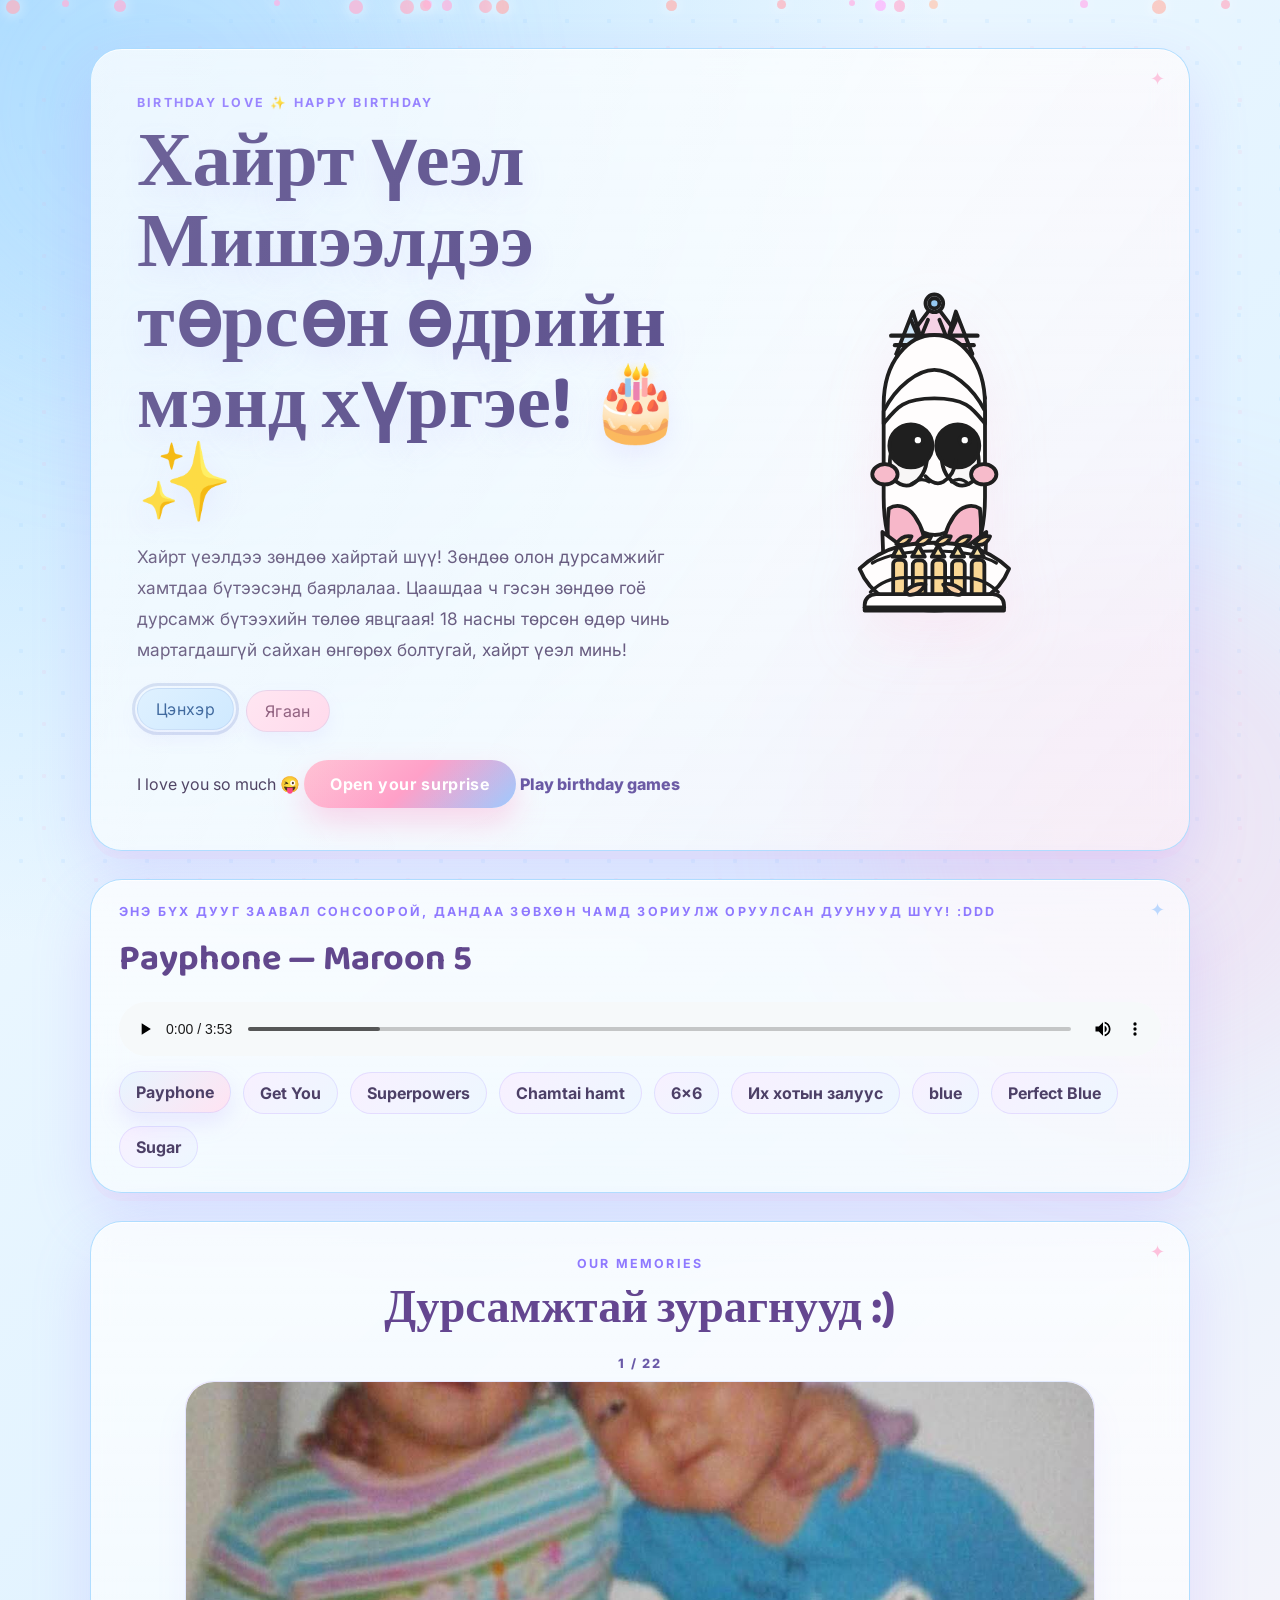
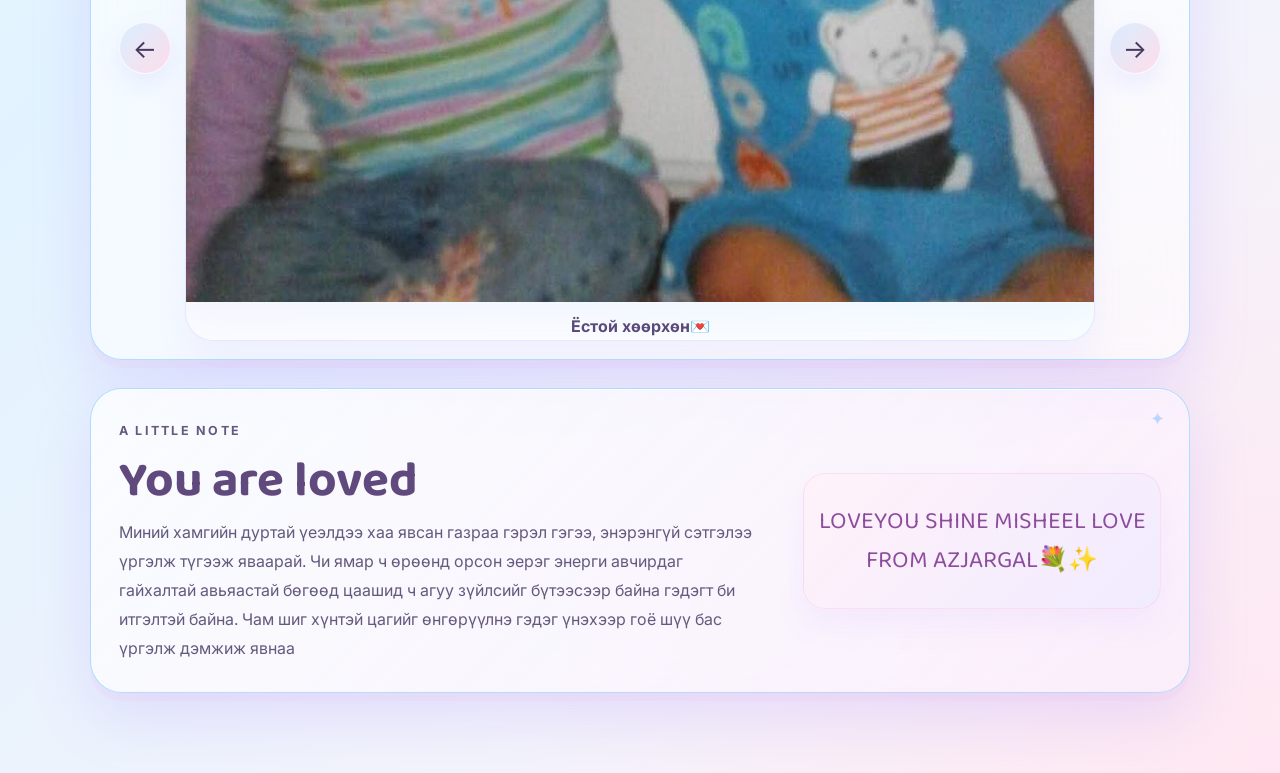
<file: index.html>
<!DOCTYPE html>
<html lang="en">
  <head>
    <meta charset="UTF-8" />
    <meta name="viewport" content="width=device-width, initial-scale=1.0" />
    <title>Happy Birthday Misheel</title>
    <meta
      name="description"
      content="A warm birthday page full of memories and love for Misheel."
    />
    <link rel="preconnect" href="https://fonts.googleapis.com" />
    <link rel="preconnect" href="https://fonts.gstatic.com" crossorigin />
    <link
      href="https://fonts.googleapis.com/css2?family=Baloo+2:wght@400;600;700;800&family=Inter:wght@400;500;600;700&display=swap"
      rel="stylesheet"
    />
    <link rel="stylesheet" href="style.css" />
  </head>
  <body>
    <div class="bg-glow glow-1"></div>
    <div class="bg-glow glow-2"></div>
    <div class="floating-sparkles" id="sparkles"></div>

    <main class="page-shell">
      <section class="hero card">
        <div class="hero-copy">
          <p class="eyebrow">BIRTHDAY LOVE ✨ HAPPY BIRTHDAY</p>
          <h1>Хайрт үеэл Мишээлдээ төрсөн өдрийн мэнд хүргэе! 🎂✨</h1>
          <p class="message">
            Хайрт үеэлдээ зөндөө хайртай шүү! Зөндөө олон дурсaмжийг хамтдаа бүтээсэнд баярлалаа. Цаашдаа ч гэсэн зөндөө гоё дурсaмж бүтээхийн төлөө явцгаая! 18 насны төрсөн өдөр чинь мартагдашгүй сайхан өнгөрөх болтугай, хайрт үеэл минь!
          </p>

          <div class="favorite-colors">
            <button class="color-chip light-blue" type="button" data-theme="blue">Цэнхэр</button>
            <button class="color-chip light-pink" type="button" data-theme="pink">Ягаан</button>
          </div>

          <div class="cta-row">
            <span class="cta-note">I love you so much 😜</span>
            <a class="primary-btn challenge-link" href="./surprise.html" target="_blank" rel="noopener">Open your surprise</a>
            <a class="secondary-btn" href="./games.html">Play birthday games</a>
          </div>
        </div>

        <div class="hero-art" aria-label="Birthday illustration">
          <img
            class="birthday-character"
            src="images/misheel-birthday-illustration.svg"
            alt="Cute birthday character holding a cake"
          />
        </div>
      </section>

      <section class="music card">
        <div class="music-header">
            <p class="eyebrow">Энэ бүх дууг заавал сонсоорой, дандаа зөвхөн чамд зориулж оруулсан дуунууд шүү! :DDD</p>
          <h2 id="trackTitle">Payphone — Maroon 5</h2>
        </div>

        <audio id="birthdayAudio" controls preload="metadata">
          <source src="audio/payphone.mp3" type="audio/mpeg" />
          Your browser does not support the audio element.
        </audio>

        <div class="playlist" aria-label="Song playlist">
          <button class="song-option active" data-track="audio/payphone.mp3" data-title="Payphone — Maroon 5">Payphone</button>
          <button class="song-option" data-track="audio/get-you.mp3" data-title="Get You — Daniel Caesar ft. Kali Uchis">Get You</button>
          <button class="song-option" data-track="audio/superpowers.mp3" data-title="Superpowers — Daniel Caesar">Superpowers</button>
          <button class="song-option" data-track="audio/L boys Chamtai hamt  Adtai jaalaad OST.mp3" data-title="Chamtai hamt — L boys">Chamtai hamt</button>
          <button class="song-option" data-track="audio/The Royal Heartaches • 6x6.mp3" data-title="6x6 — The Royal Heartaches">6x6</button>
          <button class="song-option" data-track="audio/ИХ ХОТЫН ЗАЛУУС олон ангит киноны дуу.mp3" data-title="Их хотын залуус">Их хотын залуус</button>
          <button class="song-option" data-track="audio/yung kai - blue (official music video).mp3" data-title="blue — yung kai">blue</button>
          <button class="song-option" data-track="audio/AM-C - Perfect Blue (Official Video).mp3" data-title="Perfect Blue — AM-C">Perfect Blue</button>
          <button class="song-option" data-track="audio/Maroon_five_-_Sugar_(mp3.pm).mp3" data-title="Sugar — Maroon 5">Sugar</button>
        </div>
      </section>

      <section class="surprise card">
        <div class="section-heading">
          <p class="eyebrow">OUR MEMORIES</p>
          <h2>Дурсамжтай зурагнууд :)</h2>
        </div>

        <div class="photo-gallery">
          <button class="nav-btn" id="prevBtn" aria-label="Өмнөх зураг">←</button>

          <div class="viewer-wrap">
            <div class="gallery-meta">
              <span id="photoCounter">1 / 22</span>
            </div>

            <div class="slide-frame">
              <div class="slide active">
                <div class="photo-card">
                  <div class="photo">
                    <img src="images/a7ca59be-fc5f-4eb9-840b-a529a0c22c0d.jpg" alt="Misheel photo 1" />
                  </div>
                  <div class="photo-caption">Ёстой хөөрхөн💌</div>
                </div>
              </div>
              <div class="slide">
                <div class="photo-card">
                  <div class="photo">
                    <img src="images/41d93555-2011-495a-b672-59a3c8a5b977.jpg" alt="Misheel photo 2" />
                  </div>
                  <div class="photo-caption">Миний хайрт үеэл💌</div>
                </div>
              </div>
              <div class="slide">
                <div class="photo-card">
                  <div class="photo">
                    <img src="images/d9cc389e-0a66-46c6-8024-88b565d137b3.jpg" alt="Misheel photo 3" />
                  </div>
                  <div class="photo-caption">Аз жаргал💐</div>
                </div>
              </div>
              <div class="slide">
                <div class="photo-card">
                  <div class="photo">
                    <img src="images/b8256410-252d-4562-8605-320144ca4dbf.jpg" alt="Misheel photo 4" />
                  </div>
                  <div class="photo-caption">баяр баясгалан😘</div>
                </div>
              </div>
              <div class="slide">
                <div class="photo-card">
                  <div class="photo">
                    <img src="images/4f4d6605-24f7-4aaa-a9f4-41c71f432d71.jpg" alt="Misheel photo 5" />
                  </div>
                  <div class="photo-caption">Хүчтэй үеэл^_^</div>
                </div>
              </div>
              <div class="slide">
                <div class="photo-card">
                  <div class="photo">
                    <img src="images/276534cd-c635-4290-b543-4243a25cd8f6.jpg" alt="Misheel photo 7" />
                  </div>
                  <div class="photo-caption">энерги🦍</div>
                </div>
              </div>
              <div class="slide">
                <div class="photo-card">
                  <div class="photo">
                    <img src="images/6334266b-ba04-46bc-9a6c-34b19b0b3731.jpg" alt="Misheel photo 8" />
                  </div>
                  <div class="photo-caption">Үүрд хайрлагдана</div>
                </div>
              </div>
              <div class="slide">
                <div class="photo-card">
                  <div class="photo">
                    <img src="images/6f6ebedb-b452-4b05-9c14-54d14823774d.jpg" alt="Family photo 9" />
                  </div>
                  <div class="photo-caption">Гэр бүлийн халуун үе 💛</div>
                </div>
              </div>
              <div class="slide">
                <div class="photo-card">
                  <div class="photo">
                    <img src="images/90916abf-e954-4828-ace6-4a27e4338c88.jpg" alt="Family photo 10" />
                  </div>
                  <div class="photo-caption">Гайхалтай дурсамж 🌷</div>
                </div>
              </div>
              <div class="slide">
                <div class="photo-card">
                  <div class="photo">
                    <img src="images/9e1b1bcf-edeb-4b16-951e-b5c05d5b54bd.jpg" alt="Family photo 11" />
                  </div>
                  <div class="photo-caption">Бидний инээд 💕</div>
                </div>
              </div>
              <div class="slide">
                <div class="photo-card">
                  <div class="photo">
                    <img src="images/0703330e-552b-4d90-860c-a26170b733a5.jpg" alt="Family photo 12" />
                  </div>
                  <div class="photo-caption">Үеэлүүдийн хөгжилтэй мөч ✨</div>
                </div>
              </div>
              <div class="slide">
                <div class="photo-card">
                  <div class="photo">
                    <img src="images/3965828b-7632-476d-a801-08ffce4d73b9.jpg" alt="Family photo 13" />
                  </div>
                  <div class="photo-caption">Айлын хайр 💐</div>
                </div>
              </div>
              <div class="slide">
                <div class="photo-card">
                  <div class="photo">
                    <img src="images/e2bfad7c-ab8a-4006-84db-8c3ba522aec4.jpg" alt="Family photo 14" />
                  </div>
                  <div class="photo-caption">Үүрд санах ой 🌞</div>
                </div>
              </div>
              <div class="slide">
                <div class="photo-card">
                  <div class="photo">
                    <img src="images/9f379ef1-7823-4ed7-ac45-a1d5b7367e6c.jpg" alt="New memory photo 1" />
                  </div>
                  <div class="photo-caption">A happy memory</div>
                </div>
              </div>
              <div class="slide">
                <div class="photo-card">
                  <div class="photo">
                    <img src="images/984a47d3-5f3c-470a-90d0-936ffeecb915.jpg" alt="New memory photo 2" />
                  </div>
                  <div class="photo-caption">Good times together</div>
                </div>
              </div>
              <div class="slide">
                <div class="photo-card">
                  <div class="photo">
                    <img src="images/885128a8-580c-45f2-8137-26ae2e76cefb.jpg" alt="New memory photo 3" />
                  </div>
                  <div class="photo-caption">Always smiling</div>
                </div>
              </div>
              <div class="slide">
                <div class="photo-card">
                  <div class="photo">
                    <img src="images/85f2faef-6da5-44e1-a470-91a5b45a393d.jpg" alt="New memory photo 4" />
                  </div>
                  <div class="photo-caption">A special moment</div>
                </div>
              </div>
              <div class="slide">
                <div class="photo-card">
                  <div class="photo">
                    <img src="images/642df80f-7f55-4ad1-a383-dcac9b388a4f.jpg" alt="New memory photo 5" />
                  </div>
                  <div class="photo-caption">Best memories</div>
                </div>
              </div>
              <div class="slide">
                <div class="photo-card">
                  <div class="photo">
                    <img src="images/b931cb10-386d-4813-9336-cbd0c57c94bd.jpg" alt="New memory photo 6" />
                  </div>
                  <div class="photo-caption">Together forever</div>
                </div>
              </div>
              <div class="slide">
                <div class="photo-card">
                  <div class="photo">
                    <img src="images/a74f4e28-3e5a-43f6-a7d4-e6b5eb7bdb30.jpg" alt="New memory photo 7" />
                  </div>
                  <div class="photo-caption">A beautiful day</div>
                </div>
              </div>
              <div class="slide">
                <div class="photo-card">
                  <div class="photo">
                    <img src="images/5bf877ab-9424-4f70-86f9-47ac0c465976.jpg" alt="New memory photo 8" />
                  </div>
                  <div class="photo-caption">Love and laughter</div>
                </div>
              </div>
              <div class="slide">
                <div class="photo-card">
                  <div class="photo">
                    <img src="images/ecc135f7-aec6-4c05-8491-f218e8ab3b7f.jpg" alt="New memory photo 9" />
                  </div>
                  <div class="photo-caption">One more memory</div>
                </div>
              </div>
            </div>
          </div>

          <button class="nav-btn" id="nextBtn" aria-label="Дараагийн зураг">→</button>
        </div>
      </section>

      <section class="memory card">
        <div class="memory-copy">
          <p class="eyebrow">A little note</p>
          <h2>You are loved</h2>
          <p>
            Миний хамгийн дуртай үеэлдээ хаа явсан газраа гэрэл гэгээ, энэрэнгүй сэтгэлээ үргэлж түгээж яваарай. Чи ямар ч өрөөнд орсон эерэг энерги авчирдаг гайхалтай авьяастай бөгөөд цаашид ч агуу зүйлсийг бүтээсээр байна гэдэгт би итгэлтэй байна. Чам шиг хүнтэй цагийг өнгөрүүлнэ гэдэг үнэхээр гоё шүү бас үргэлж дэмжиж явнаа
          </p>
        </div>
        <div class="signature">LOVEYOU SHINE MISHEEL LOVE FROM AZJARGAL💐✨</div>
      </section>
    </main>

    <script src="script.js"></script>
  </body>
</html>
</file>
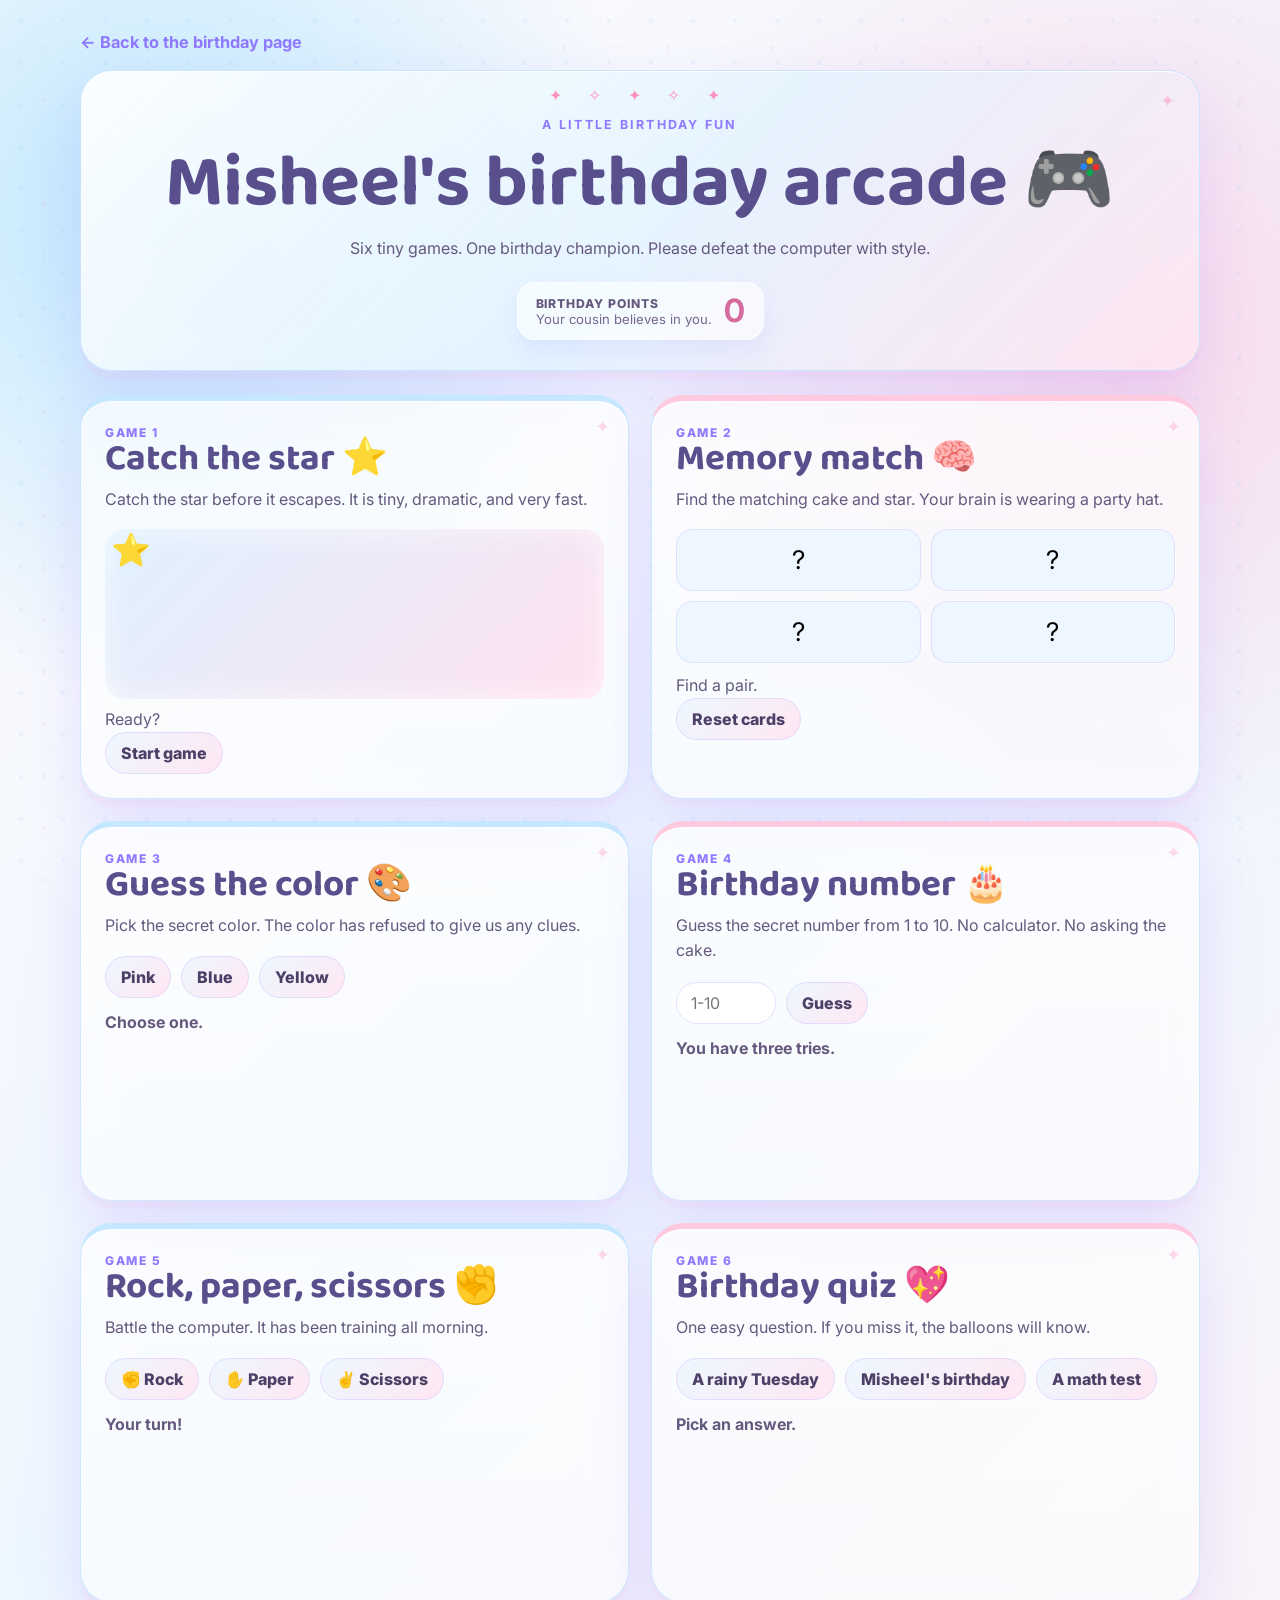
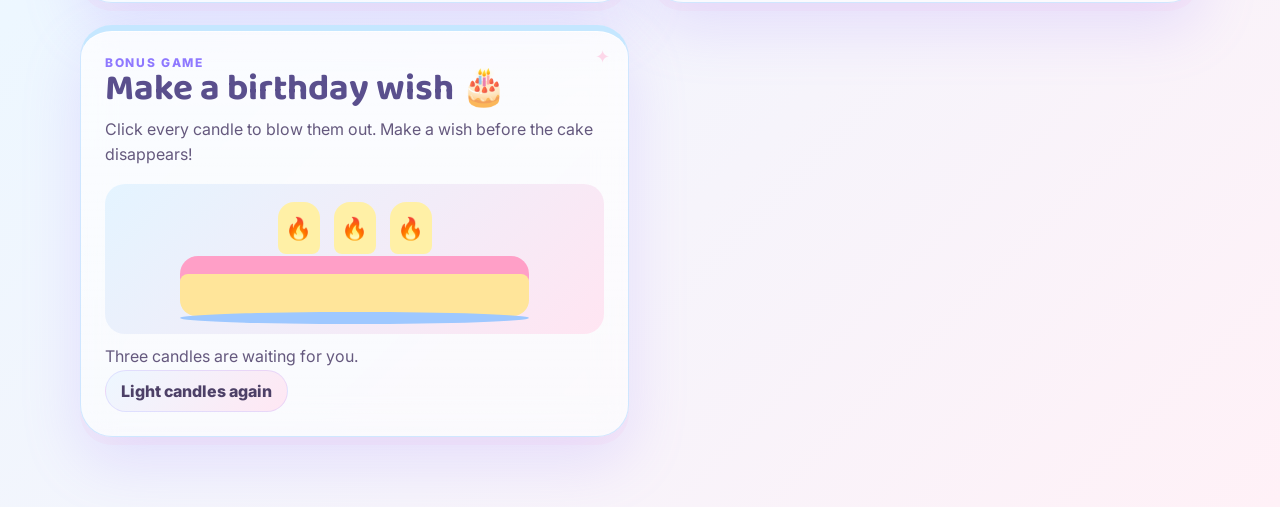
<file: games.html>
<!DOCTYPE html>
<html lang="en">
  <head>
    <meta charset="UTF-8" />
    <meta name="viewport" content="width=device-width, initial-scale=1.0" />
    <title>Birthday Games for Misheel</title>
    <meta name="description" content="Small birthday games for Misheel." />
    <link rel="preconnect" href="https://fonts.googleapis.com" />
    <link rel="preconnect" href="https://fonts.gstatic.com" crossorigin />
    <link
      href="https://fonts.googleapis.com/css2?family=Baloo+2:wght@400;600;700;800&family=Inter:wght@400;500;600;700&display=swap"
      rel="stylesheet"
    />
    <link rel="stylesheet" href="style.css?v=games2" />
  </head>
  <body class="games-page">
    <main class="games-shell">
      <a class="back-link" href="./index.html">← Back to the birthday page</a>

      <header class="games-header card">
        <div class="game-confetti" aria-hidden="true">✦ ✧ ✦ ✧ ✦</div>
        <p class="eyebrow">A little birthday fun</p>
        <h1>Misheel's birthday arcade 🎮</h1>
        <p>Six tiny games. One birthday champion. Please defeat the computer with style.</p>
        <div class="score-panel">
          <span>Birthday points</span>
          <strong id="gameScore">0</strong>
          <small id="gameMessage">Your cousin believes in you.</small>
        </div>
      </header>

      <div class="games-grid">
        <section class="game-card star-card card">
          <p class="game-number">Game 1</p>
          <h2>Catch the star ⭐</h2>
          <p>Catch the star before it escapes. It is tiny, dramatic, and very fast.</p>
          <div class="star-game" id="starGame"><button id="starTarget" type="button" aria-label="Catch the star">⭐</button></div>
          <p id="starStatus">Ready?</p>
          <button class="game-btn" id="startStar" type="button">Start game</button>
        </section>

        <section class="game-card memory-game-card card">
          <p class="game-number">Game 2</p>
          <h2>Memory match 🧠</h2>
          <p>Find the matching cake and star. Your brain is wearing a party hat.</p>
          <div class="memory-grid" id="memoryGrid">
            <button class="memory-card-game" type="button" data-card="cake">?</button>
            <button class="memory-card-game" type="button" data-card="star">?</button>
            <button class="memory-card-game" type="button" data-card="cake">?</button>
            <button class="memory-card-game" type="button" data-card="star">?</button>
          </div>
          <p id="memoryStatus">Find a pair.</p>
          <button class="game-btn" id="resetMemory" type="button">Reset cards</button>
        </section>

        <section class="game-card color-game-card card">
          <p class="game-number">Game 3</p>
          <h2>Guess the color 🎨</h2>
          <p>Pick the secret color. The color has refused to give us any clues.</p>
          <div class="color-choices" id="colorChoices">
            <button type="button" data-color="pink">Pink</button>
            <button type="button" data-color="blue">Blue</button>
            <button type="button" data-color="yellow">Yellow</button>
          </div>
          <p id="colorStatus">Choose one.</p>
        </section>

        <section class="game-card number-game-card card">
          <p class="game-number">Game 4</p>
          <h2>Birthday number 🎂</h2>
          <p>Guess the secret number from 1 to 10. No calculator. No asking the cake.</p>
          <div class="inline-form">
            <input id="numberGuess" type="number" min="1" max="10" placeholder="1-10" />
            <button class="game-btn" id="guessNumber" type="button">Guess</button>
          </div>
          <p id="numberStatus">You have three tries.</p>
        </section>

        <section class="game-card rps-game-card card">
          <p class="game-number">Game 5</p>
          <h2>Rock, paper, scissors ✊</h2>
          <p>Battle the computer. It has been training all morning.</p>
          <div class="rps-choices" id="rpsChoices">
            <button type="button" data-choice="rock">✊ Rock</button>
            <button type="button" data-choice="paper">✋ Paper</button>
            <button type="button" data-choice="scissors">✌️ Scissors</button>
          </div>
          <p id="rpsStatus">Your turn!</p>
        </section>

        <section class="game-card quiz-game-card card">
          <p class="game-number">Game 6</p>
          <h2>Birthday quiz 💖</h2>
          <p>One easy question. If you miss it, the balloons will know.</p>
          <div class="quiz-choices" id="quizChoices">
            <button type="button" data-answer="no">A rainy Tuesday</button>
            <button type="button" data-answer="yes">Misheel's birthday</button>
            <button type="button" data-answer="no">A math test</button>
          </div>
          <p id="quizStatus">Pick an answer.</p>
        </section>

        <section class="game-card cake-game-card card">
          <p class="game-number">Bonus game</p>
          <h2>Make a birthday wish 🎂</h2>
          <p>Click every candle to blow them out. Make a wish before the cake disappears!</p>
          <div class="birthday-cake" id="birthdayCake" aria-label="Birthday cake with candles">
            <button class="cake-candle" type="button" aria-label="Blow out candle 1">🔥</button>
            <button class="cake-candle" type="button" aria-label="Blow out candle 2">🔥</button>
            <button class="cake-candle" type="button" aria-label="Blow out candle 3">🔥</button>
            <div class="cake-icing"></div>
            <div class="cake-body"></div>
            <div class="cake-plate"></div>
          </div>
          <p id="cakeStatus">Three candles are waiting for you.</p>
          <button class="game-btn" id="resetCake" type="button">Light candles again</button>
        </section>
      </div>
    </main>
    <script src="challenge.js"></script>
  </body>
</html>
</file>
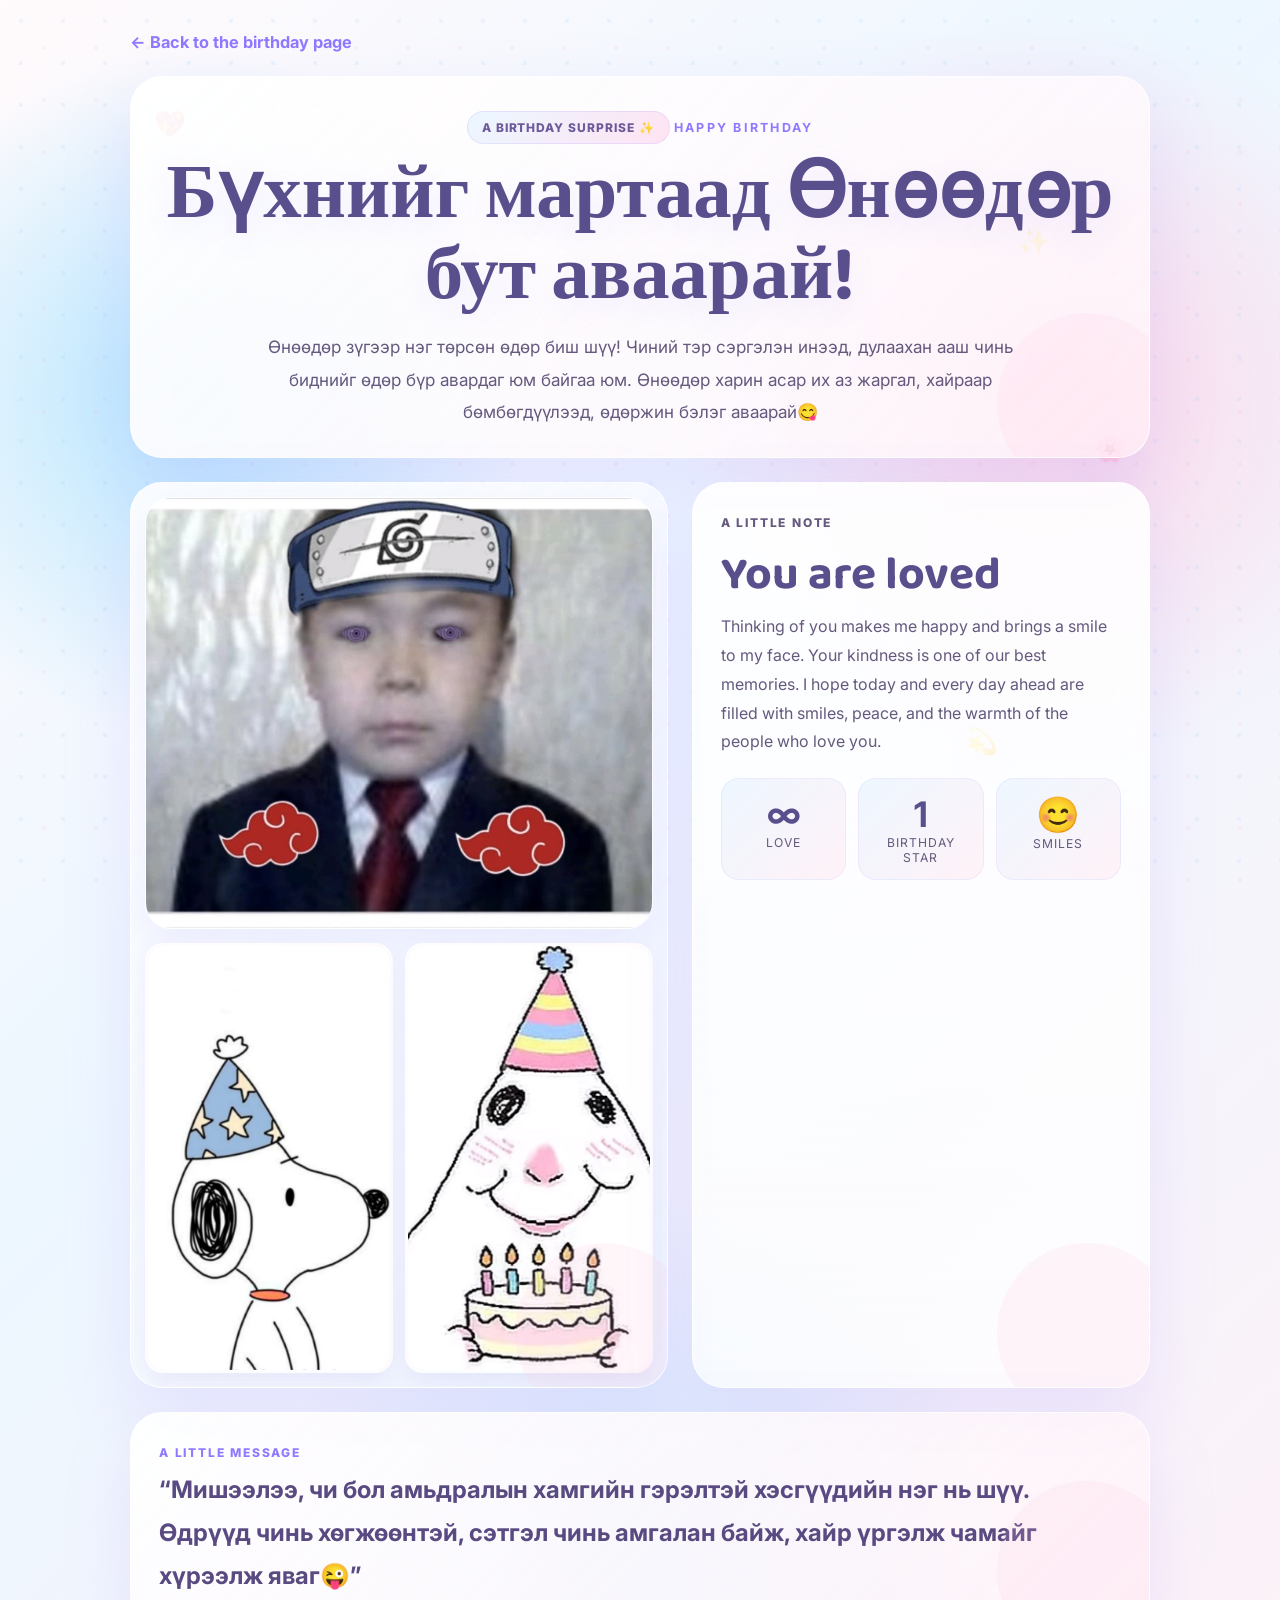
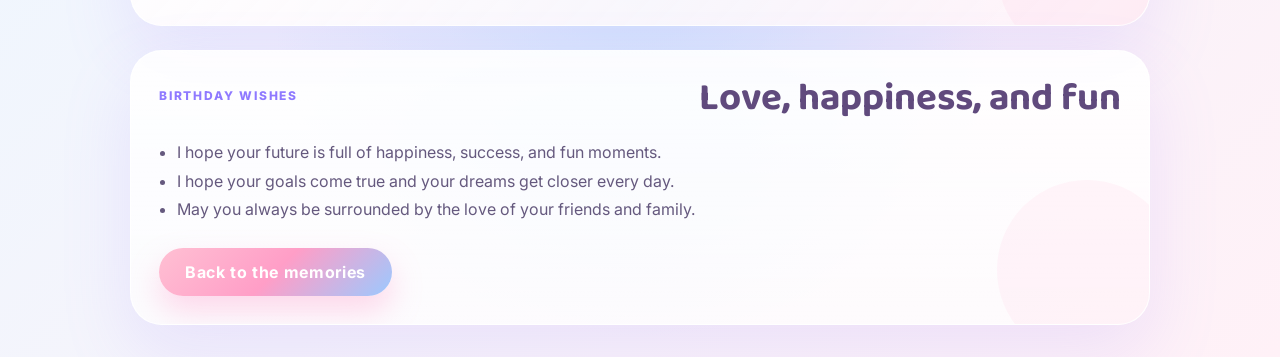
<file: surprise.html>
<!DOCTYPE html>
<html lang="en">
  <head>
    <meta charset="UTF-8" />
    <meta name="viewport" content="width=device-width, initial-scale=1.0" />
    <title>For Misheel</title>
    <meta
      name="description"
      content="A heartfelt birthday memory page for Misheel."
    />
    <link rel="preconnect" href="https://fonts.googleapis.com" />
    <link rel="preconnect" href="https://fonts.gstatic.com" crossorigin />
    <link
      href="https://fonts.googleapis.com/css2?family=Baloo+2:wght@400;600;700;800&family=Inter:wght@400;500;600;700&display=swap"
      rel="stylesheet"
    />
    <link rel="stylesheet" href="style.css" />
  </head>
  <body class="memory-page">
    <div class="floating-hearts" aria-hidden="true">
      <span>💖</span>
      <span>✨</span>
      <span>🎉</span>
      <span>🌸</span>
      <span>💫</span>
    </div>

    <main class="memory-shell">
      <a class="back-link" href="./index.html">← Back to the birthday page</a>

      <section class="memory-card hero-memory">
        <div class="mini-badge">A birthday surprise ✨</div>
        <p class="eyebrow">Happy birthday</p>
        <h1>Бүхнийг мартаад Өнөөдөр бут аваарай!</h1>
        <p class="memory-intro">
          Өнөөдөр зүгээр нэг төрсөн өдөр биш шүү! Чиний тэр сэргэлэн инээд, дулаахан ааш чинь биднийг өдөр бүр авардаг юм байгаа юм. Өнөөдөр харин асар их аз жаргал, хайраар бөмбөгдүүлээд, өдөржин бэлэг аваарай😋
        </p>
      </section>

      <section class="memory-layout">
        <div class="memory-card photo-panel">
          <div class="photo-frame">
            <img src="images/surprise-birthday.jpg" alt="Birthday surprise" />
          </div>
          <div class="birthday-decorations" aria-label="Birthday decorations">
            <img src="images/birthday-decoration-2cd5afbf0601c0de254fc365331ad4f1.jpg" alt="Birthday character wearing a blue party hat" />
            <img src="images/birthday-decoration-6b712ea58929d1f2b81ef0ca482f57bd.jpg" alt="Birthday character holding a cake" />
          </div>
        </div>

        <div class="memory-card note-panel">
          <p class="label">A little note</p>
          <h2>You are loved</h2>
          <p>
            Thinking of you makes me happy and brings a smile to my face. Your kindness is one of our best
            memories. I hope today and every day ahead are filled with smiles, peace, and the warmth of the
            people who love you.
          </p>
          <div class="stat-row">
            <div class="stat-box">
              <strong>∞</strong>
              <span>Love</span>
            </div>
            <div class="stat-box">
              <strong>1</strong>
              <span>Birthday star</span>
            </div>
            <div class="stat-box">
              <strong>😊</strong>
              <span>Smiles</span>
            </div>
          </div>
        </div>
      </section>

      <section class="memory-card quote-panel">
        <p class="label">A little message</p>
        <blockquote>
          “Мишээлээ, чи бол амьдралын хамгийн гэрэлтэй хэсгүүдийн нэг нь шүү. Өдрүүд чинь хөгжөөнтэй, сэтгэл чинь амгалан байж, хайр үргэлж чамайг хүрээлж яваг😜”
        </blockquote>
      </section>

      <section class="memory-card wishes-panel">
        <div class="wish-header">
          <p class="label">Birthday wishes</p>
          <h3>Love, happiness, and fun</h3>
        </div>
        <ul>
          <li>I hope your future is full of happiness, success, and fun moments.</li>
          <li>I hope your goals come true and your dreams get closer every day.</li>
          <li>May you always be surrounded by the love of your friends and family.</li>
        </ul>
        <a class="primary-btn" href="./index.html">Back to the memories</a>
      </section>
    </main>
  </body>
</html>
</file>
<file: style.css>
:root {
  --bg-1: #fff9fd;
  --bg-2: #edf7ff;
  --card: rgba(255, 255, 255, 0.7);
  --card-strong: rgba(255, 255, 255, 0.88);
  --light-blue: #dff1ff;
  --light-pink: #ffe1f0;
  --pink: #ff8ab7;
  --purple: #8f79ff;
  --blue: #9ec8ff;
  --text: #473b5d;
  --muted: #65597e;
  --shadow: rgba(160, 132, 255, 0.2);
  --border: rgba(255, 255, 255, 0.78);
  --warm: #ffc76e;
  --rose: #ff93c6;
}

* {
  box-sizing: border-box;
}

html {
  scroll-behavior: smooth;
}

body {
  margin: 0;
  min-height: 100vh;
  font-family: "Inter", sans-serif;
  background:
    radial-gradient(circle at top left, rgba(153, 201, 255, 0.42), transparent 35%),
    radial-gradient(circle at bottom right, rgba(255, 174, 212, 0.34), transparent 28%),
    linear-gradient(135deg, #fffafc 0%, #eef8ff 48%, #fff1f7 100%);
  color: var(--text);
  overflow-x: hidden;
}

body::before {
  content: "";
  position: fixed;
  inset: 0;
  pointer-events: none;
  z-index: 0;
  opacity: 0.34;
  background-image:
    radial-gradient(circle, rgba(141, 201, 255, 0.38) 0 2px, transparent 2.5px),
    radial-gradient(circle, rgba(255, 157, 203, 0.3) 0 2px, transparent 2.5px);
  background-position: 0 0, 18px 22px;
  background-size: 42px 42px, 52px 52px;
}

h1,
h2,
h3 {
  font-family: "Baloo 2", cursive;
  margin: 0;
  line-height: 1.05;
}

p {
  margin: 0;
}

button {
  font: inherit;
}

.bg-glow {
  position: fixed;
  width: 34rem;
  height: 34rem;
  border-radius: 50%;
  filter: blur(80px);
  opacity: 0.35;
  z-index: 0;
  pointer-events: none;
}

.glow-1 {
  top: -10rem;
  left: -8rem;
  background: rgba(173, 217, 255, 0.8);
}

.glow-2 {
  right: -8rem;
  bottom: -12rem;
  background: rgba(255, 192, 222, 0.72);
}

.floating-sparkles {
  position: fixed;
  inset: 0;
  overflow: hidden;
  pointer-events: none;
  z-index: 1;
}

.sparkle {
  position: absolute;
  width: 10px;
  height: 10px;
  border-radius: 50%;
  background: rgba(255, 255, 255, 0.92);
  box-shadow: 0 0 14px rgba(255, 255, 255, 0.9);
  opacity: 0.8;
  animation: floatUp linear infinite;
}

@keyframes floatUp {
  0% {
    transform: translateY(110vh) scale(0.8);
    opacity: 0;
  }
  15% {
    opacity: 1;
  }
  100% {
    transform: translateY(-20vh) scale(1.2);
    opacity: 0;
  }
}

.page-shell {
  position: relative;
  z-index: 2;
  width: min(1100px, calc(100% - 2rem));
  margin: 0 auto;
  padding: 48px 0 80px;
}

.card {
  position: relative;
  background: linear-gradient(180deg, rgba(255,255,255,0.72), rgba(255,255,255,0.54));
  border: 1px solid rgba(190, 222, 255, 0.72);
  box-shadow: 0 24px 60px var(--shadow), 0 8px 0 rgba(255, 188, 220, 0.12), inset 0 1px 0 rgba(255,255,255,0.8);
  backdrop-filter: blur(16px);
  border-radius: 32px;
}

.card::after {
  content: "✦";
  position: absolute;
  top: 18px;
  right: 24px;
  color: rgba(255, 143, 191, 0.48);
  font-size: 1.15rem;
  pointer-events: none;
}

.hero {
  display: grid;
  grid-template-columns: 1.2fr 0.8fr;
  gap: 1.5rem;
  align-items: center;
  padding: 42px 46px;
  position: relative;
  overflow: hidden;
}

.hero::before {
  content: "";
  position: absolute;
  inset: 0;
  background: linear-gradient(120deg, rgba(255,255,255,0.12), rgba(255,255,255,0.02), rgba(255,192,222,0.12));
  pointer-events: none;
}

.eyebrow {
  display: inline-block;
  font-size: 0.78rem;
  letter-spacing: 0.18em;
  text-transform: uppercase;
  color: var(--purple);
  font-weight: 700;
  margin-bottom: 14px;
}

.hero-copy h1 {
  font-size: clamp(3rem, 6vw, 5.4rem);
  color: #5b4f8c;
  margin-bottom: 14px;
  text-shadow: 0 10px 28px rgba(160, 139, 255, 0.14);
}

.message {
  font-size: 1.08rem;
  line-height: 1.8;
  color: var(--muted);
  max-width: 34rem;
}

.favorite-colors {
  display: flex;
  flex-wrap: wrap;
  gap: 12px;
  margin-top: 24px;
}

.color-chip {
  display: inline-flex;
  align-items: center;
  justify-content: center;
  padding: 10px 18px;
  border-radius: 999px;
  font-weight: 800;
  letter-spacing: 0.02em;
  border: 1px solid rgba(111, 131, 201, 0.15);
  box-shadow: 0 8px 18px rgba(164, 147, 255, 0.1);
}

.light-blue {
  background: linear-gradient(135deg, #dff1ff, #cfe9ff);
  color: #416a9f;
}

.light-pink {
  background: linear-gradient(135deg, #ffe5f1, #ffd9eb);
  color: #8d5c7c;
}

.color-chip {
  cursor: pointer;
  font: inherit;
}

.color-chip.selected {
  outline: 3px solid rgba(111, 131, 201, 0.22);
  outline-offset: 2px;
  transform: translateY(-2px);
}

body.theme-blue {
  background:
    radial-gradient(circle at top left, rgba(126, 202, 255, 0.56), transparent 35%),
    radial-gradient(circle at bottom right, rgba(255, 194, 222, 0.24), transparent 28%),
    linear-gradient(135deg, #f2faff 0%, #e2f3ff 48%, #fff3f8 100%);
}

body.theme-pink {
  background:
    radial-gradient(circle at top left, rgba(255, 185, 218, 0.54), transparent 35%),
    radial-gradient(circle at bottom right, rgba(171, 218, 255, 0.28), transparent 28%),
    linear-gradient(135deg, #fff4fa 0%, #ffe8f3 48%, #eef8ff 100%);
}

body.theme-blue .card {
  border-color: rgba(157, 213, 255, 0.78);
}

body.theme-pink .card {
  border-color: rgba(255, 181, 216, 0.78);
}

.cta-row {
  margin-top: 28px;
}

.primary-btn,
.song-btn,
.nav-btn {
  border: none;
  cursor: pointer;
  transition: transform 0.2s ease, box-shadow 0.2s ease, opacity 0.2s ease;
}

.primary-btn {
  border-radius: 999px;
  background: linear-gradient(135deg, #ffc0d3, #ff9ec7, #9bc9ff);
  color: white;
  padding: 14px 24px;
  font-weight: 700;
  letter-spacing: 0.04em;
  box-shadow: 0 15px 30px rgba(255, 145, 198, 0.35);
}

.secondary-btn {
  display: inline-block;
  margin-top: 12px;
  color: #6555a2;
  font-weight: 800;
  text-decoration: none;
}

.primary-btn:hover,
.song-btn:hover,
.nav-btn:hover {
  transform: translateY(-2px);
}

.hero-art {
  display: flex;
  justify-content: center;
  align-items: center;
  min-height: 300px;
}

.birthday-character {
  display: block;
  width: min(380px, 85vw);
  height: auto;
  filter: drop-shadow(0 24px 28px rgba(255, 180, 210, 0.18));
}

/* Surprise popup removed intentionally to avoid blocking the page */

.hidden {
  display: none;
}

.music {
  margin-top: 28px;
  padding: 24px 28px;
  display: flex;
  flex-direction: column;
  gap: 16px;
}

.music::after {
  color: rgba(137, 190, 255, 0.55);
}

.music-header {
  display: flex;
  flex-direction: column;
  align-items: flex-start;
  gap: 8px;
}

.music-header h2 {
  font-size: clamp(1.8rem, 2.8vw, 2.6rem);
  color: #62488d;
}

.playlist {
  display: flex;
  flex-wrap: wrap;
  gap: 12px;
}

.song-option {
  border: 1px solid rgba(143, 121, 255, 0.18);
  background: linear-gradient(135deg, #f8f0ff, #edf7ff);
  color: #4d4067;
  border-radius: 999px;
  padding: 10px 16px;
  font-weight: 700;
  cursor: pointer;
  touch-action: manipulation;
  transition: transform 0.2s ease, box-shadow 0.2s ease, background 0.2s ease;
}

.song-option:hover,
.song-option.active {
  transform: translateY(-1px);
  background: linear-gradient(135deg, #e7f5ff, #ffe3f2);
  box-shadow: 0 10px 22px rgba(173, 150, 255, 0.18);
}

audio {
  width: 100%;
  filter: saturate(1.15) contrast(1.04);
  border-radius: 18px;
}

.surprise {
  position: relative;
  margin-top: 28px;
  padding: 30px 28px 18px;
}

.surprise::after {
  color: rgba(255, 143, 191, 0.55);
}

.section-heading {
  text-align: center;
  margin-bottom: 22px;
}

.section-heading h2 {
  font-size: clamp(2rem, 4vw, 2.9rem);
  color: #644690;
}

.small-gap {
  margin-bottom: 14px;
}

.photo-gallery {
  display: grid;
  grid-template-columns: auto 1fr auto;
  align-items: center;
  gap: 14px;
}

.viewer-wrap {
  display: flex;
  flex-direction: column;
  gap: 10px;
}

.gallery-meta {
  display: flex;
  justify-content: center;
  align-items: center;
  font-size: 0.8rem;
  font-weight: 800;
  letter-spacing: 0.14em;
  text-transform: uppercase;
  color: #6a5aa8;
}

.slide-frame {
  position: relative;
  min-height: 560px;
  overflow: hidden;
  border-radius: 28px;
  background: linear-gradient(135deg, rgba(245, 240, 255, 0.9), rgba(234, 247, 255, 0.9));
  border: 1px solid rgba(143, 121, 255, 0.12);
  box-shadow: inset 0 0 30px rgba(255, 255, 255, 0.22), 0 22px 32px rgba(151, 128, 255, 0.08);
}

.slide {
  position: absolute;
  inset: 0;
  opacity: 0;
  pointer-events: none;
  transform: scale(0.97);
  transition: opacity 0.45s ease, transform 0.45s ease;
}

.slide.active {
  opacity: 1;
  pointer-events: auto;
  transform: scale(1);
}

.photo-card {
  display: flex;
  flex-direction: column;
  height: 100%;
  width: 100%;
}

.photo {
  position: relative;
  width: 100%;
  height: 100%;
  min-height: 520px;
  overflow: hidden;
  border-radius: 28px 28px 0 0;
  background: linear-gradient(135deg, #f1f7ff, #ffe7f1);
  box-shadow: inset 0 0 40px rgba(255, 255, 255, 0.12);
}

.photo img {
  display: block;
  width: 100%;
  height: 100%;
  object-fit: cover;
}

.photo-caption {
  padding: 14px 18px 20px;
  text-align: center;
  font-weight: 700;
  color: #5b4a7a;
  background: linear-gradient(180deg, rgba(255,255,255,0.2), rgba(255,255,255,0.8));
  border-radius: 0 0 28px 28px;
  font-size: 1rem;
}

.nav-btn {
  width: 52px;
  height: 52px;
  border-radius: 50%;
  background: linear-gradient(135deg, #d9eeff, #ffddea);
  color: var(--text);
  font-size: 1.6rem;
  box-shadow: 0 10px 24px rgba(158, 150, 255, 0.16);
  border: 1px solid rgba(255,255,255,0.7);
}


#audio {
  width: 100%;
}

audio {
  width: 100%;
  margin-top: 8px;
  filter: saturate(1.2) contrast(1.05);
}

.memory {
  margin-top: 28px;
  padding: 30px 28px;
  display: grid;
  grid-template-columns: 1.3fr 0.7fr;
  align-items: center;
  gap: 20px;
  background: linear-gradient(135deg, rgba(255,255,255,0.76), rgba(250,240,255,0.65));
}

.memory::after {
  color: rgba(137, 190, 255, 0.55);
}

.memory-copy h2 {
  font-size: clamp(2rem, 4vw, 3.1rem);
  color: #604a7d;
  margin-bottom: 10px;
}

.memory-copy p {
  color: var(--muted);
  line-height: 1.8;
  max-width: 40rem;
}

.signature {
  text-align: center;
  font-size: clamp(1.1rem, 2vw, 1.5rem);
  font-family: "Baloo 2", cursive;
  color: #8d4c9d;
  padding: 28px 14px;
  border-radius: 22px;
  background: linear-gradient(135deg, #fff2f9, #f1ebff);
  border: 1px solid rgba(255, 126, 182, 0.16);
  box-shadow: 0 16px 28px rgba(188, 145, 255, 0.1);
}

@media (max-width: 780px) {
  .hero,
  .memory {
    grid-template-columns: 1fr;
    text-align: center;
  }

  .hero {
    padding: 28px 20px;
  }

  .message {
    margin: 0 auto;
  }

  .favorite-colors {
    justify-content: center;
  }

  .photo-gallery {
    grid-template-columns: 1fr;
  }

  .nav-btn {
    display: none;
  }

  .slide-frame {
    min-height: 420px;
  }

  .photo {
    min-height: 380px;
  }
}

.memory-page {
  position: relative;
  min-height: 100vh;
  display: grid;
  place-items: center;
  padding: 32px 16px;
  background:
    radial-gradient(circle at 15% 20%, rgba(164, 225, 255, 0.8), transparent 18%),
    radial-gradient(circle at 82% 20%, rgba(255, 207, 228, 0.82), transparent 20%),
    radial-gradient(circle at 50% 80%, rgba(197, 228, 255, 0.7), transparent 22%),
    linear-gradient(135deg, #fffafc 0%, #edf7ff 38%, #fff1f7 100%);
  overflow-x: hidden;
  overflow-y: auto;
}

.floating-hearts {
  position: fixed;
  inset: 0;
  pointer-events: none;
  z-index: 0;
}

.floating-hearts span {
  position: absolute;
  font-size: clamp(1.4rem, 2vw, 2.1rem);
  opacity: 0.8;
  filter: drop-shadow(0 10px 20px rgba(161, 140, 255, 0.18));
  animation: drift 11s ease-in-out infinite alternate;
}

.floating-hearts span:nth-child(1) { top: 12%; left: 12%; }
.floating-hearts span:nth-child(2) { top: 25%; right: 18%; animation-delay: 1s; }
.floating-hearts span:nth-child(3) { bottom: 22%; left: 20%; animation-delay: 2s; }
.floating-hearts span:nth-child(4) { top: 48%; right: 12%; animation-delay: 3s; }
.floating-hearts span:nth-child(5) { bottom: 16%; right: 22%; animation-delay: 1.5s; }

@keyframes drift {
  0% { transform: translateY(0) scale(1); }
  100% { transform: translateY(-18px) scale(1.1); }
}

.memory-shell {
  width: min(1020px, 100%);
  position: relative;
  z-index: 2;
  display: grid;
  gap: 24px;
}

.back-link {
  display: inline-block;
  font-weight: 700;
  color: var(--purple);
  text-decoration: none;
  font-size: 1.02rem;
}

.memory-card {
  position: relative;
  background: linear-gradient(180deg, rgba(255,255,255,0.9), rgba(255,255,255,0.68));
  border: 1px solid rgba(255,255,255,0.8);
  border-radius: 32px;
  box-shadow: 0 28px 70px rgba(163, 133, 255, 0.16);
  padding: 28px;
  overflow: hidden;
}

.memory-card::before {
  content: "";
  position: absolute;
  right: -28px;
  bottom: -36px;
  width: 180px;
  height: 180px;
  border-radius: 50%;
  background: rgba(255, 192, 220, 0.14);
}

.birthday-decorations {
  display: grid;
  grid-template-columns: repeat(2, 1fr);
  gap: 12px;
  margin-top: 14px;
}

.birthday-decorations img {
  display: block;
  width: 100%;
  aspect-ratio: 1 / 1;
  object-fit: cover;
  border: 3px solid rgba(255, 255, 255, 0.86);
  border-radius: 18px;
  background: linear-gradient(135deg, #e7f5ff, #ffe5f2);
  box-shadow: 0 10px 22px rgba(155, 137, 220, 0.14);
}

.hero-memory {
  text-align: center;
  padding-top: 34px;
  background: linear-gradient(135deg, rgba(255,255,255,0.94), rgba(255,246,251,0.8));
}

.mini-badge {
  display: inline-block;
  margin-bottom: 12px;
  padding: 8px 14px;
  border-radius: 999px;
  background: linear-gradient(135deg, #ebf7ff, #ffe3f3);
  border: 1px solid rgba(143, 121, 255, 0.15);
  color: #6d5a9a;
  font-size: 0.75rem;
  letter-spacing: 0.08em;
  text-transform: uppercase;
  font-weight: 800;
}

.hero-memory h1 {
  font-size: clamp(2.7rem, 6vw, 5rem);
  color: #5a4f8d;
  margin-bottom: 14px;
  text-shadow: 0 10px 28px rgba(160, 139, 255, 0.12);
}

.memory-intro {
  max-width: 760px;
  margin: 0 auto;
  color: var(--muted);
  line-height: 1.9;
  font-size: 1.07rem;
}

.memory-layout {
  display: grid;
  grid-template-columns: 1.08fr 0.92fr;
  gap: 24px;
}

.photo-panel {
  padding: 14px;
  background: linear-gradient(135deg, rgba(255,255,255,0.9), rgba(239,246,255,0.76));
}

.photo-frame {
  border-radius: 26px;
  overflow: hidden;
  border: 1px solid rgba(255,255,255,0.8);
  box-shadow: 0 18px 40px rgba(142, 126, 255, 0.12);
}

.photo-panel img {
  width: 100%;
  min-height: 430px;
  object-fit: cover;
  display: block;
}

.note-panel,
.quote-panel,
.wishes-panel {
  transform: translateY(0);
  transition: transform 0.2s ease, box-shadow 0.2s ease;
}

.note-panel:hover,
.quote-panel:hover,
.wishes-panel:hover {
  transform: translateY(-2px);
  box-shadow: 0 30px 60px rgba(170, 143, 255, 0.14);
}

.note-panel h2 {
  font-size: clamp(2rem, 4vw, 2.9rem);
  color: #5a4f8d;
  margin: 10px 0 12px;
}

.note-panel p,
.wishes-panel li,
.quote-panel blockquote {
  color: var(--muted);
  line-height: 1.8;
}

.label {
  display: inline-block;
  font-size: 0.75rem;
  letter-spacing: 0.15em;
  text-transform: uppercase;
  font-weight: 800;
  color: var(--purple);
  margin-bottom: 8px;
}

.stat-row {
  display: grid;
  grid-template-columns: repeat(3, minmax(0, 1fr));
  gap: 12px;
  margin-top: 22px;
}

.stat-box {
  padding: 14px 10px;
  text-align: center;
  border-radius: 18px;
  background: linear-gradient(135deg, #eef7ff, #fff2f8);
  border: 1px solid rgba(160, 144, 255, 0.12);
}

.stat-box strong {
  display: block;
  font-size: clamp(1.5rem, 3vw, 2.2rem);
  color: #5a4f8d;
}

.stat-box span {
  display: block;
  font-size: 0.76rem;
  text-transform: uppercase;
  letter-spacing: 0.08em;
  color: var(--muted);
}

.quote-panel {
  background: linear-gradient(135deg, rgba(255,255,255,0.92), rgba(255,243,249,0.76));
}

.quote-panel blockquote {
  margin: 0;
  font-size: clamp(1.2rem, 2vw, 1.5rem);
  font-weight: 700;
  color: #594a81;
}

.wish-header {
  display: flex;
  align-items: center;
  justify-content: space-between;
  gap: 10px;
  margin-bottom: 8px;
}

.wish-header h3 {
  font-size: clamp(1.7rem, 3vw, 2.6rem);
  color: #604a7d;
}

.wishes-panel ul {
  margin: 18px 0 24px;
  padding-left: 18px;
}

.primary-btn {
  display: inline-block;
  border-radius: 999px;
  background: linear-gradient(135deg, #ffc0d3, #ff9ec7, #9bc9ff);
  color: white;
  padding: 14px 26px;
  font-weight: 700;
  letter-spacing: 0.04em;
  text-decoration: none;
  box-shadow: 0 15px 30px rgba(255, 145, 198, 0.35);
}

@media (max-width: 760px) {
  .memory-layout {
    grid-template-columns: 1fr;
  }

  .memory-card {
    padding: 22px 18px;
  }

  .wish-header {
    display: grid;
    gap: 6px;
  }

  .stat-row {
    grid-template-columns: 1fr 1fr 1fr;
  }
}

.games-page {
  min-height: 100vh;
  padding: 32px 16px 70px;
  background:
    radial-gradient(circle at 12% 10%, rgba(164, 225, 255, 0.72), transparent 22%),
    radial-gradient(circle at 88% 16%, rgba(255, 207, 228, 0.74), transparent 24%),
    linear-gradient(135deg, #fffafc 0%, #edf7ff 48%, #fff1f7 100%);
}

.games-shell {
  width: min(1120px, 100%);
  margin: 0 auto;
}

.games-header {
  isolation: isolate;
  overflow: hidden;
  margin: 18px 0 24px;
  padding: 42px 30px 30px;
  text-align: center;
  background: linear-gradient(135deg, rgba(255,255,255,0.92), rgba(225,243,255,0.78) 52%, rgba(255,231,243,0.84));
}

.game-confetti {
  position: absolute;
  top: 14px;
  left: 50%;
  transform: translateX(-50%);
  color: #ff91bd;
  letter-spacing: 0.7em;
  white-space: nowrap;
  animation: confettiFloat 2.8s ease-in-out infinite alternate;
}

@keyframes confettiFloat {
  to { transform: translateX(-50%) translateY(5px); }
}

.games-header h1 {
  color: #5a4f8d;
  font-size: clamp(2.4rem, 6vw, 4.6rem);
  margin-bottom: 12px;
}

.games-header p:not(.eyebrow) {
  color: var(--muted);
  line-height: 1.7;
  margin-bottom: 12px;
}

.score-panel {
  display: grid;
  grid-template-columns: auto auto;
  gap: 0 12px;
  align-items: center;
  width: fit-content;
  min-width: 220px;
  margin: 20px auto 0;
  padding: 12px 18px;
  border: 1px solid rgba(255, 255, 255, 0.85);
  border-radius: 18px;
  background: rgba(255, 255, 255, 0.58);
  box-shadow: 0 12px 24px rgba(142, 126, 255, 0.12);
}

.score-panel span {
  color: var(--muted);
  font-size: 0.76rem;
  font-weight: 800;
  letter-spacing: 0.08em;
  text-transform: uppercase;
  text-align: left;
}

.score-panel strong {
  color: #d66b9e;
  font-size: 2rem;
  line-height: 1;
  grid-row: span 2;
}

.score-panel small {
  color: #75668e;
  font-size: 0.82rem;
  text-align: left;
}

.games-grid {
  display: grid;
  grid-template-columns: repeat(2, minmax(0, 1fr));
  gap: 22px;
}

.game-card {
  overflow: hidden;
  min-height: 380px;
  padding: 24px;
  border-top: 6px solid #c5e7ff;
  transition: transform 0.25s ease, box-shadow 0.25s ease;
}

.game-card:hover {
  transform: translateY(-5px) rotate(0.2deg);
  box-shadow: 0 28px 64px rgba(163, 133, 255, 0.23);
}

.game-card:nth-child(even) {
  border-top-color: #ffc9df;
}

.game-card::after {
  top: 14px;
  right: 18px;
  opacity: 0.7;
}

.game-card h2 {
  color: #5a4f8d;
  font-size: clamp(1.7rem, 3vw, 2.3rem);
  margin-bottom: 8px;
}

.game-card > p:not(.game-number) {
  color: var(--muted);
  line-height: 1.6;
}

.game-number {
  color: var(--purple);
  font-size: 0.75rem;
  font-weight: 800;
  letter-spacing: 0.14em;
  text-transform: uppercase;
}

.game-card > p:last-child {
  min-height: 26px;
  font-weight: 700;
}

.game-btn,
.color-choices button,
.rps-choices button,
.quiz-choices button {
  border: 1px solid rgba(143, 121, 255, 0.18);
  border-radius: 999px;
  background: linear-gradient(135deg, #edf7ff, #ffe7f3);
  color: #4d4067;
  padding: 10px 15px;
  font-weight: 800;
  cursor: pointer;
  transition: transform 0.2s ease, box-shadow 0.2s ease;
}

.game-btn:hover,
.color-choices button:hover,
.rps-choices button:hover,
.quiz-choices button:hover {
  transform: translateY(-2px);
  box-shadow: 0 8px 18px rgba(173, 150, 255, 0.18);
}

.star-game {
  position: relative;
  height: 170px;
  margin: 16px 0 8px;
  overflow: hidden;
  border-radius: 20px;
  background: linear-gradient(135deg, #dff1ff, #ffe1f0);
  box-shadow: inset 0 0 30px rgba(255, 255, 255, 0.68);
}

#starTarget {
  position: absolute;
  border: 0;
  background: transparent;
  font-size: 2rem;
  cursor: pointer;
}

#starTarget:disabled {
  opacity: 0.35;
  cursor: default;
}

.memory-grid {
  display: grid;
  grid-template-columns: repeat(2, 1fr);
  gap: 10px;
  margin: 16px 0 10px;
}

.memory-card-game {
  min-height: 62px;
  border: 1px solid rgba(143, 121, 255, 0.18);
  border-radius: 16px;
  background: #eef7ff;
  font-size: 1.6rem;
  cursor: pointer;
}

.memory-card-game.revealed,
.memory-card-game.matched {
  background: #ffe7f3;
}

.memory-card-game.matched {
  animation: matchPop 0.4s ease;
}

@keyframes matchPop {
  50% { transform: scale(1.08) rotate(3deg); }
}

.color-choices,
.rps-choices,
.quiz-choices {
  display: flex;
  flex-wrap: wrap;
  gap: 10px;
  margin: 18px 0 12px;
}

.inline-form {
  display: flex;
  gap: 10px;
  margin: 18px 0 12px;
}

.inline-form input {
  width: 100px;
  border: 1px solid rgba(143, 121, 255, 0.22);
  border-radius: 999px;
  padding: 10px 14px;
  color: var(--text);
  font: inherit;
}

.birthday-cake {
  position: relative;
  height: 150px;
  margin: 16px 0 10px;
  padding-top: 18px;
  text-align: center;
  border-radius: 20px;
  background: linear-gradient(135deg, #e4f4ff, #ffe5f2);
  overflow: hidden;
}

.cake-candle {
  position: relative;
  z-index: 2;
  width: 42px;
  height: 52px;
  margin: 0 5px;
  border: 0;
  border-radius: 16px 16px 8px 8px;
  background: #fff0a6;
  font-size: 1.35rem;
  cursor: pointer;
  transition: transform 0.2s ease, opacity 0.2s ease;
}

.cake-candle:hover {
  transform: translateY(-5px) rotate(3deg);
}

.cake-candle.blown-out {
  opacity: 0.65;
  background: #d9e8f2;
  cursor: default;
}

.cake-icing,
.cake-body,
.cake-plate {
  position: absolute;
  left: 15%;
  right: 15%;
}

.cake-icing {
  bottom: 48px;
  height: 30px;
  border-radius: 18px 18px 8px 8px;
  background: #ff9fc7;
}

.cake-body {
  bottom: 18px;
  height: 42px;
  border-radius: 8px 8px 16px 16px;
  background: #ffe59a;
}

.cake-plate {
  bottom: 10px;
  height: 12px;
  border-radius: 50%;
  background: #9ec8ff;
}

@media (max-width: 700px) {
  .games-grid {
    grid-template-columns: 1fr;
  }

  .games-header {
    padding: 24px 18px;
  }

  .game-card {
    min-height: 0;
  }
}
</file>
